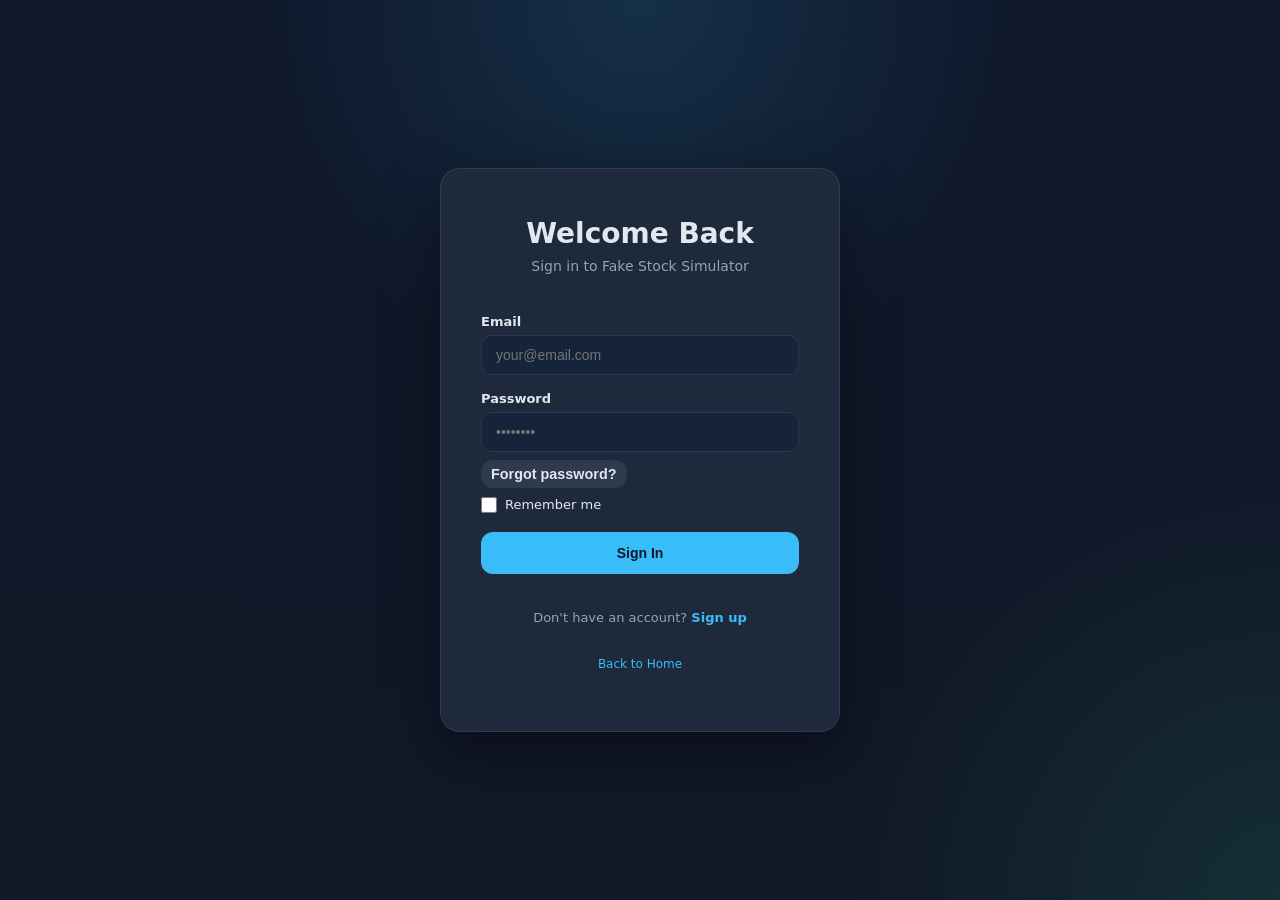
<file: index.html>
<!DOCTYPE html>
<html lang="en">
<head>
  <meta charset="UTF-8" />
  <meta name="viewport" content="width=device-width, initial-scale=1.0" />
  <title>Fake Stock Simulator</title>
  <link rel="stylesheet" href="styles.css" />
  <script>
    // Check if user is logged in (localStorage or sessionStorage)
    const logged = localStorage.getItem('userLoggedIn') || sessionStorage.getItem('userLoggedIn');
    if (!logged) {
      window.location.href = 'login.html';
    }
  </script>
</head>
<body>
  <div class="app-shell">
    <div id="marketClock" class="market-clock">
      <span class="market-clock-time">UTC --:--:--</span>
      <div class="market-clock-tooltip">
        <table>
          <tr><th colspan="2">Market Hours</th></tr>
          <tr><td>Opens:</td><td>05:00 UTC</td></tr>
          <tr><td>Closes:</td><td>22:00 UTC</td></tr>
        </table>
      </div>
    </div>
    <header>
      <h1>Fake Stock Simulator</h1>
      <p>Choose a page below to browse the market, trade stocks, create new companies, or review your portfolio.</p>
      <nav class="main-nav">
        <a href="market.html">Market</a>
        <a href="trade.html">Trade</a>
        <a href="create.html">Create Stock</a>
        <a href="portfolio.html">Portfolio</a>
        <a href="settings.html">Settings</a>
        <a href="#" id="logoutBtn" style="color: var(--danger);">Logout</a>
      </nav>
    </header>

    <section class="panel-grid">
      <div class="panel">
        <h2>Market Stocks</h2>
        <p>See current stock listings and price movement.</p>
      </div>
      <div class="panel">
        <h2>Trade</h2>
        <p>Buy and sell shares from the current market.</p>
      </div>
      <div class="panel">
        <h2>Create Stock</h2>
        <p>Add new fake stock tickers to the market.</p>
      </div>
      <div class="panel">
        <h2>Portfolio</h2>
        <p>Review your holdings and performance.</p>
      </div>
      <div class="panel">
        <h2>Settings</h2>
        <p>Reset the simulator and manage app options.</p>
      </div>
    </section>

    <footer>
      <p>Open one of the pages above to start trading.</p>
    </footer>
  </div>

  <script>
    // Logout button handler
    document.getElementById('logoutBtn').addEventListener('click', function(e) {
      e.preventDefault();
      localStorage.removeItem('userLoggedIn');
      localStorage.removeItem('loginProvider');
      window.location.href = 'login.html';
    });
  </script>
</body>
</html>
</file>
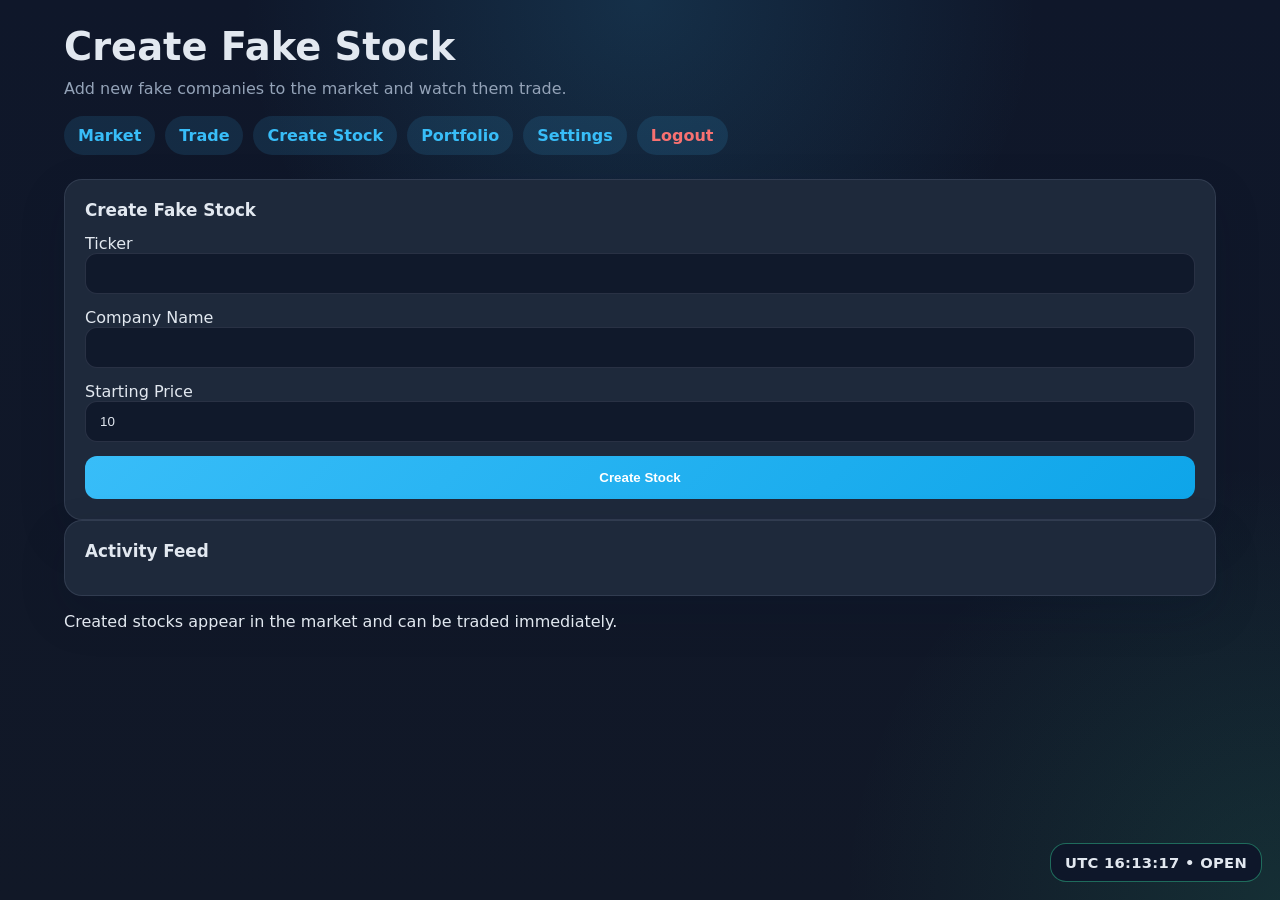
<file: create.html>
<!DOCTYPE html>
<html lang="en">
<head>
  <meta charset="UTF-8" />
  <meta name="viewport" content="width=device-width, initial-scale=1.0" />
  <title>Create Stock | Fake Stock Simulator</title>
  <link rel="stylesheet" href="styles.css" />
</head>
<body>
  <div class="app-shell">
    <div id="marketClock" class="market-clock">
      <span class="market-clock-time">UTC --:--:--</span>
      <div class="market-clock-tooltip">
        <table>
          <tr><th colspan="2">Market Hours</th></tr>
          <tr><td>Opens:</td><td>05:00 UTC</td></tr>
          <tr><td>Closes:</td><td>22:00 UTC</td></tr>
        </table>
      </div>
    </div>
    <header>
      <h1>Create Fake Stock</h1>
      <p>Add new fake companies to the market and watch them trade.</p>
      <nav class="main-nav">
        <a href="market.html">Market</a>
        <a href="trade.html">Trade</a>
        <a href="create.html">Create Stock</a>
        <a href="portfolio.html">Portfolio</a>
        <a href="settings.html">Settings</a>
        <a href="#" id="logoutBtn" style="color: var(--danger);">Logout</a>
      </nav>
    </header>

    <section class="panel">
      <h2>Create Fake Stock</h2>
      <form id="createForm">
        <label for="newTicker">Ticker</label>
        <input id="newTicker" maxlength="5" required />
        <label for="newName">Company Name</label>
        <input id="newName" maxlength="30" required />
        <label for="newPrice">Starting Price</label>
        <input id="newPrice" type="number" min="1" step="0.01" value="10" required />
        <button type="submit">Create Stock</button>
      </form>
    </section>

    <section class="panel">
      <h2>Activity Feed</h2>
      <div id="activityFeed" class="feed"></div>
    </section>

    <footer>
      <p>Created stocks appear in the market and can be traded immediately.</p>
    </footer>
  </div>
  <script src="script.js"></script>
  <script>
    const logoutBtn = document.getElementById('logoutBtn');
    if (logoutBtn) logoutBtn.addEventListener('click', function(e){
      e.preventDefault();
      localStorage.removeItem('userLoggedIn');
      localStorage.removeItem('loginProvider');
      localStorage.removeItem('userEmail');
      sessionStorage.removeItem('userLoggedIn');
      sessionStorage.removeItem('loginProvider');
      sessionStorage.removeItem('userEmail');
      window.location.href='login.html';
    });
  </script>
</body>
</html>
</file>
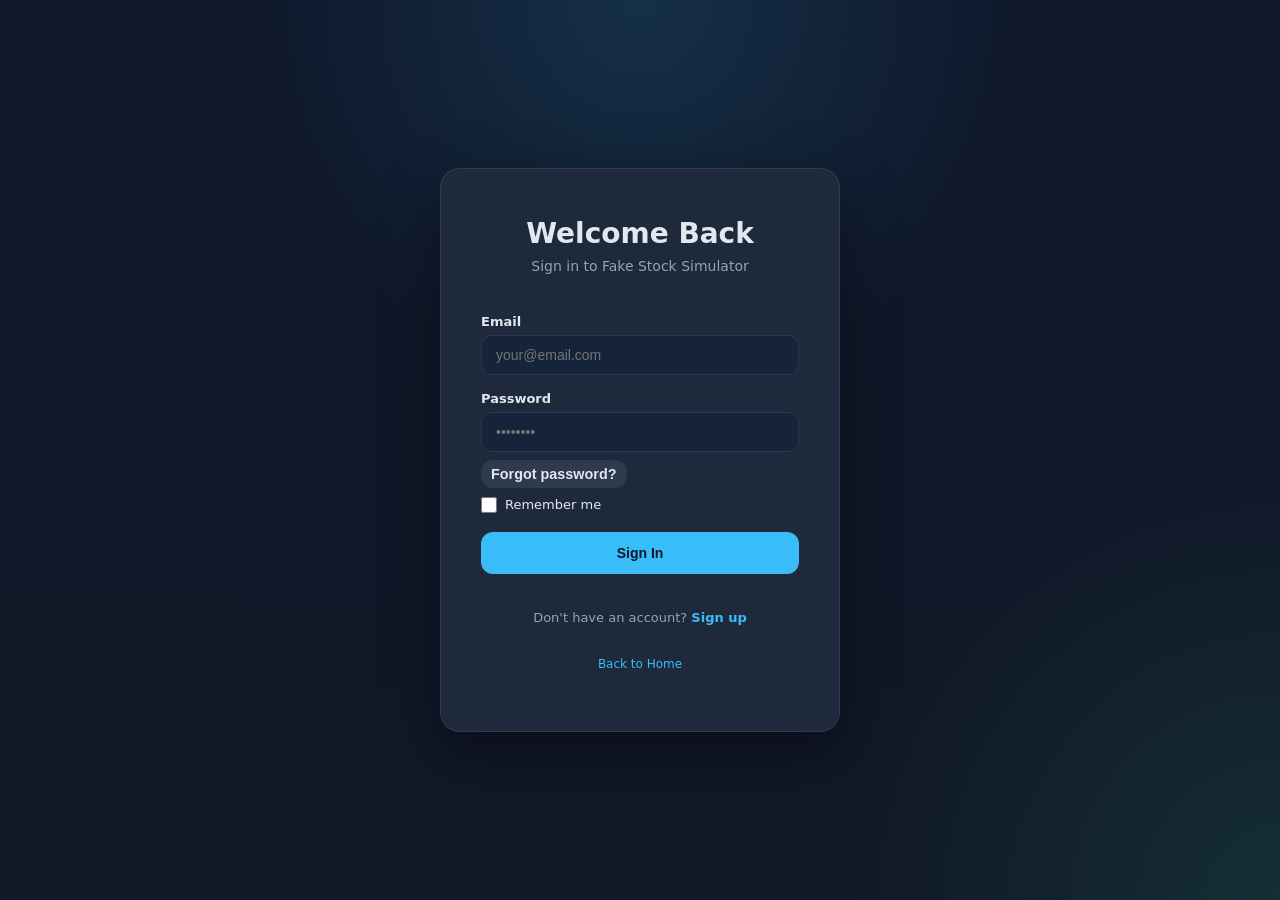
<file: login.html>
<!DOCTYPE html>
<html lang="en">
<head>
  <meta charset="UTF-8" />
  <meta name="viewport" content="width=device-width, initial-scale=1.0" />
  <title>Login - Fake Stock Simulator</title>
  <link rel="stylesheet" href="styles.css" />
  <style>
    .login-container {
      display: flex;
      justify-content: center;
      align-items: center;
      min-height: 100vh;
      padding: 20px;
    }

    .login-card {
      background: var(--panel);
      border: 1px solid var(--border);
      border-radius: 20px;
      padding: 48px 40px;
      max-width: 400px;
      width: 100%;
      box-shadow: 0 20px 60px rgba(0, 0, 0, 0.4);
    }

    .login-header {
      text-align: center;
      margin-bottom: 40px;
    }

    .login-header h1 {
      font-size: 28px;
      font-weight: 700;
      margin: 0 0 8px 0;
      color: var(--text);
    }

    .login-header p {
      color: var(--muted);
      font-size: 14px;
      margin: 0;
    }

    .login-divider {
      display: flex;
      align-items: center;
      gap: 12px;
      margin: 32px 0;
      color: var(--muted);
      font-size: 12px;
    }

    .login-divider::before,
    .login-divider::after {
      content: '';
      flex: 1;
      height: 1px;
      background: var(--border);
    }

    .oauth-buttons {
      display: flex;
      flex-direction: column;
      gap: 12px;
    }

    .oauth-btn {
      display: flex;
      align-items: center;
      justify-content: center;
      gap: 10px;
      padding: 14px 20px;
      border: 1px solid var(--border);
      border-radius: 12px;
      background: var(--panel-alt);
      color: var(--text);
      font-size: 14px;
      font-weight: 600;
      cursor: pointer;
      transition: all 0.2s ease;
      text-decoration: none;
    }

    .oauth-btn:hover {
      background: var(--panel);
      border-color: var(--accent);
      transform: translateY(-2px);
      box-shadow: 0 8px 20px rgba(56, 189, 248, 0.15);
    }

    .oauth-btn svg {
      width: 18px;
      height: 18px;
    }

    .oauth-btn.google:hover {
      border-color: #ea4335;
    }

    .oauth-btn.yahoo:hover {
      border-color: #7c2aef;
    }

    .oauth-btn.microsoft:hover {
      border-color: #00a4ef;
    }

    .login-footer {
      text-align: center;
      margin-top: 32px;
      color: var(--muted);
      font-size: 12px;
    }

    .login-footer a {
      color: var(--accent);
      text-decoration: none;
      transition: color 0.2s ease;
    }

    .login-footer a:hover {
      color: var(--text);
    }

    .form-group {
      margin-bottom: 16px;
    }

    .form-group label {
      display: block;
      margin-bottom: 6px;
      font-size: 13px;
      font-weight: 600;
      color: var(--text);
    }
    .form-group .checkbox-label {
      display: inline-flex;
      align-items: center;
      gap: 8px;
      font-weight: 500;
      margin-bottom: 0;
      color: var(--text);
    }
    .form-group .checkbox-label input[type="checkbox"] {
      width: 16px;
      height: 16px;
      margin: 0;
      transform: translateY(1px);
    }

    .form-group input {
      width: 100%;
      padding: 11px 14px;
      border: 1px solid var(--border);
      border-radius: 10px;
      background: var(--panel-alt);
      color: var(--text);
      font-size: 14px;
      transition: all 0.2s ease;
      box-sizing: border-box;
    }

    .form-group input:focus {
      outline: none;
      border-color: var(--accent);
      box-shadow: 0 0 8px rgba(56, 189, 248, 0.2);
    }

    .submit-btn {
      width: 100%;
      padding: 12px 20px;
      border: 1px solid var(--border);
      border-radius: 12px;
      background: var(--accent);
      color: var(--bg);
      font-size: 14px;
      font-weight: 600;
      cursor: pointer;
      transition: all 0.2s ease;
    }

    .submit-btn:hover {
      background: #38bdf8;
      box-shadow: 0 8px 20px rgba(56, 189, 248, 0.25);
      transform: translateY(-2px);
    }

    .error-message {
      color: var(--danger);
      font-size: 12px;
      margin-top: 4px;
      display: none;
    }

    .error-message.show {
      display: block;
    }

    .form-container {
      display: none;
    }

    .form-container.active {
      display: block;
    }

    .oauth-section {
      display: block;
    }

    .oauth-section.hidden {
      display: none;
    }

    .toggle-auth {
      text-align: center;
      margin-top: 24px;
      color: var(--muted);
      font-size: 13px;
    }

    .toggle-auth a {
      color: var(--accent);
      cursor: pointer;
      font-weight: 600;
    }
  </style>
</head>
<body>
  <div class="login-container">
    <div class="login-card">
      <div class="login-header">
        <h1 id="headerTitle">Welcome Back</h1>
        <p id="headerSubtitle">Sign in to Fake Stock Simulator</p>
      </div>

      <!-- Sign In Form -->
      <form id="signInForm" class="form-container active">
        <div class="form-group">
          <label for="signInEmail">Email</label>
          <input type="email" id="signInEmail" placeholder="your@email.com" required>
          <div class="error-message" id="signInEmailError"></div>
        </div>
        <div class="form-group">
          <label for="signInPassword">Password</label>
          <input type="password" id="signInPassword" placeholder="••••••••" required>
          <div class="error-message" id="signInPasswordError"></div>
        </div>
        <div class="form-group" style="text-align: right; margin-top: -8px; margin-bottom: 8px;">
          <button type="button" id="forgotPasswordBtn" class="secondary" style="width: auto; padding: 6px 10px; font-size: 0.9rem;">Forgot password?</button>
        </div>
        <div class="form-group">
          <label class="checkbox-label"><input type="checkbox" id="rememberMe"> Remember me</label>
        </div>
        <button type="submit" class="submit-btn">Sign In</button>
      </form>

      <!-- Sign Up Form -->
      <form id="signUpForm" class="form-container">
        <div class="form-group">
          <label for="signUpEmail">Email</label>
          <input type="email" id="signUpEmail" placeholder="your@email.com" required>
          <div class="error-message" id="signUpEmailError"></div>
        </div>
        <div class="form-group">
          <label for="signUpPassword">Password</label>
          <input type="password" id="signUpPassword" placeholder="••••••••" required>
          <div class="error-message" id="signUpPasswordError"></div>
        </div>
        <div class="form-group">
          <label for="signUpConfirm">Confirm Password</label>
          <input type="password" id="signUpConfirm" placeholder="••••••••" required>
          <div class="error-message" id="signUpConfirmError"></div>
        </div>
        <button type="submit" class="submit-btn">Create Account</button>
      </form>

      <!-- OAuth buttons removed — using email/password only -->
      <div style="height:12px"></div>

      <div class="toggle-auth">
        <span id="toggleText">Don't have an account? <a id="toggleLink">Sign up</a></span>
      </div>

      <div class="login-footer">
        <p style="margin-top: 8px;"><a href="index.html">Back to Home</a></p>
      </div>
    </div>
  </div>

  <script>
    document.addEventListener('DOMContentLoaded', function() {
      // Get elements
      const signInForm = document.getElementById('signInForm');
      const signUpForm = document.getElementById('signUpForm');
      const headerTitle = document.getElementById('headerTitle');
      const headerSubtitle = document.getElementById('headerSubtitle');
      const toggleText = document.getElementById('toggleText');
      const oauthDivider = document.getElementById('oauthDivider'); // may be null

      function attachToggle() {
        const toggleLink = document.getElementById('toggleLink');
        if (!toggleLink) return;
        toggleLink.addEventListener('click', function(e) {
          e.preventDefault();
          const isSignIn = signInForm.classList.contains('active');
          if (isSignIn) {
            // Switch to sign up
            signInForm.classList.remove('active');
            signUpForm.classList.add('active');
            headerTitle.textContent = 'Create Account';
            headerSubtitle.textContent = 'Join Fake Stock Simulator';
            if (oauthDivider) oauthDivider.textContent = 'SIGN UP WITH';
            toggleText.innerHTML = 'Already have an account? <a id="toggleLink" style="cursor: pointer; color: var(--accent); font-weight: 600;">Sign in</a>';
          } else {
            // Switch to sign in
            signInForm.classList.add('active');
            signUpForm.classList.remove('active');
            headerTitle.textContent = 'Welcome Back';
            headerSubtitle.textContent = 'Sign in to Fake Stock Simulator';
            if (oauthDivider) oauthDivider.textContent = 'SIGN IN WITH';
            toggleText.innerHTML = 'Don\'t have an account? <a id="toggleLink" style="cursor: pointer; color: var(--accent); font-weight: 600;">Sign up</a>';
          }
          // Re-attach to the newly created link
          attachToggle();
        });
      }

      attachToggle();

      // Sign in handler
      if (signInForm) {
        signInForm.addEventListener('submit', function(e) {
          e.preventDefault();
          const email = document.getElementById('signInEmail').value.trim();
          const password = document.getElementById('signInPassword').value;
          const remember = document.getElementById('rememberMe').checked;
          document.getElementById('signInEmailError').classList.remove('show');
          document.getElementById('signInPasswordError').classList.remove('show');
          let hasError = false;
          if (!email) {
            document.getElementById('signInEmailError').textContent = 'Email is required';
            document.getElementById('signInEmailError').classList.add('show');
            hasError = true;
          }
          if (!password) {
            document.getElementById('signInPasswordError').textContent = 'Password is required';
            document.getElementById('signInPasswordError').classList.add('show');
            hasError = true;
          }
          if (!hasError) {
            const accounts = JSON.parse(localStorage.getItem('accounts')) || [];
            const account = accounts.find(acc => acc.email === email && acc.password === password);
            if (account) {
              // store login in localStorage if remember checked, otherwise in sessionStorage
              if (remember) {
                localStorage.setItem('userLoggedIn', 'true');
                localStorage.setItem('loginProvider', 'email');
                localStorage.setItem('userEmail', email);
              } else {
                sessionStorage.setItem('userLoggedIn', 'true');
                sessionStorage.setItem('loginProvider', 'email');
                sessionStorage.setItem('userEmail', email);
              }
              window.location.href = 'index.html';
            } else {
              document.getElementById('signInPasswordError').textContent = 'Invalid email or password';
              document.getElementById('signInPasswordError').classList.add('show');
            }
          }
        });
      }

        // Forgot password handler - opens mailto: to the entered email
        const forgotBtn = document.getElementById('forgotPasswordBtn');
        if (forgotBtn) {
          forgotBtn.addEventListener('click', function() {
            const email = document.getElementById('signInEmail').value.trim();
            if (!email) {
              // If no email entered, show a friendly prompt
              alert('Please enter your email in the Email field so we can send a password reset request.');
              return;
            }
            const subject = encodeURIComponent('Password reset request');
            const body = encodeURIComponent('Hello,%0D%0A%0D%0AI would like to request a password reset for the account associated with this email: ' + email + '%0D%0A%0D%0AThanks.');
            // Open user's mail client with prefilled message without navigating away
            const a = document.createElement('a');
            a.href = `mailto:${email}?subject=${subject}&body=${body}`;
            a.target = '_blank';
            a.rel = 'noopener noreferrer';
            a.style.display = 'none';
            document.body.appendChild(a);
            a.click();
            setTimeout(() => a.remove(), 1000);
          });
        }

      // Sign up handler
      if (signUpForm) {
        signUpForm.addEventListener('submit', function(e) {
          e.preventDefault();
          const email = document.getElementById('signUpEmail').value.trim();
          const password = document.getElementById('signUpPassword').value;
          const confirmPassword = document.getElementById('signUpConfirm').value;
          document.getElementById('signUpEmailError').classList.remove('show');
          document.getElementById('signUpPasswordError').classList.remove('show');
          document.getElementById('signUpConfirmError').classList.remove('show');
          let hasError = false;
          if (!email) {
            document.getElementById('signUpEmailError').textContent = 'Email is required';
            document.getElementById('signUpEmailError').classList.add('show');
            hasError = true;
          }
          if (!password) {
            document.getElementById('signUpPasswordError').textContent = 'Password is required';
            document.getElementById('signUpPasswordError').classList.add('show');
            hasError = true;
          }
          if (password && password.length < 6) {
            document.getElementById('signUpPasswordError').textContent = 'Password must be at least 6 characters';
            document.getElementById('signUpPasswordError').classList.add('show');
            hasError = true;
          }
          if (password !== confirmPassword) {
            document.getElementById('signUpConfirmError').textContent = 'Passwords do not match';
            document.getElementById('signUpConfirmError').classList.add('show');
            hasError = true;
          }
          if (!hasError) {
            const accounts = JSON.parse(localStorage.getItem('accounts')) || [];
            if (accounts.find(acc => acc.email === email)) {
              document.getElementById('signUpEmailError').textContent = 'This email is already registered';
              document.getElementById('signUpEmailError').classList.add('show');
            } else {
              accounts.push({ email, password });
              localStorage.setItem('accounts', JSON.stringify(accounts));
              // by default sign-up will remember the user (store in localStorage)
              localStorage.setItem('userLoggedIn', 'true');
              localStorage.setItem('loginProvider', 'email');
              localStorage.setItem('userEmail', email);
              window.location.href = 'index.html';
            }
          }
        });
      }

      

      // OAuth handlers: removed simulated click handling so links navigate to providers.
      // To enable real OAuth, replace the placeholder client IDs in the link hrefs
      // with your registered client IDs and redirect URIs. The provider will
      // redirect back to your app's callback URL where you should handle the
      // OAuth code exchange on the server side.
    });
  </script>
</body>
</html>
</file>
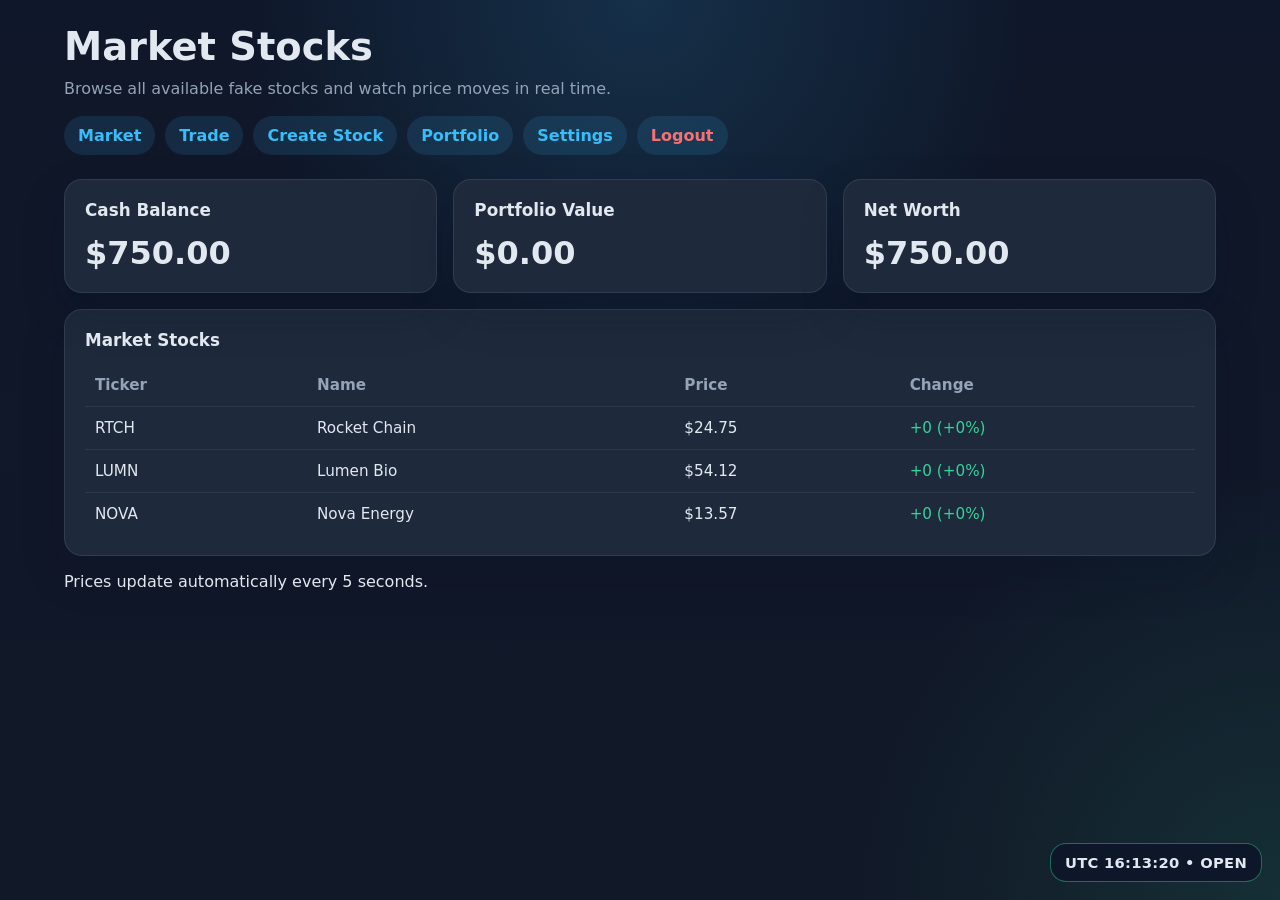
<file: market.html>
<!DOCTYPE html>
<html lang="en">
<head>
  <meta charset="UTF-8" />
  <meta name="viewport" content="width=device-width, initial-scale=1.0" />
  <title>Market Stocks | Fake Stock Simulator</title>
  <link rel="stylesheet" href="styles.css" />
</head>
<body>
  <div class="app-shell">
    <div id="marketClock" class="market-clock">
      <span class="market-clock-time">UTC --:--:--</span>
      <div class="market-clock-tooltip">
        <table>
          <tr><th colspan="2">Market Hours</th></tr>
          <tr><td>Opens:</td><td>05:00 UTC</td></tr>
          <tr><td>Closes:</td><td>22:00 UTC</td></tr>
        </table>
      </div>
    </div>
    <header>
      <h1>Market Stocks</h1>
      <p>Browse all available fake stocks and watch price moves in real time.</p>
      <nav class="main-nav">
        <a href="market.html">Market</a>
        <a href="trade.html">Trade</a>
        <a href="create.html">Create Stock</a>
        <a href="portfolio.html">Portfolio</a>
        <a href="settings.html">Settings</a>
        <a href="#" id="logoutBtn" style="color: var(--danger);">Logout</a>
      </nav>
    </header>

    <section class="top-panel">
      <div class="summary-card">
        <h2>Cash Balance</h2>
        <div id="cashBalance">$0.00</div>
      </div>
      <div class="summary-card">
        <h2>Portfolio Value</h2>
        <div id="portfolioValue">$0.00</div>
      </div>
      <div class="summary-card">
        <h2>Net Worth</h2>
        <div id="netWorth">$0.00</div>
      </div>
    </section>

    <section class="panel">
      <h2>Market Stocks</h2>
      <div class="table-scroll">
        <table id="stockTable">
          <thead>
            <tr>
              <th>Ticker</th>
              <th>Name</th>
              <th>Price</th>
              <th>Change</th>
            </tr>
          </thead>
          <tbody></tbody>
        </table>
      </div>
    </section>

    <footer>
      <p>Prices update automatically every 5 seconds.</p>
    </footer>
  </div>
  <script src="script.js"></script>
  <script>
    const logoutBtn = document.getElementById('logoutBtn');
    if (logoutBtn) logoutBtn.addEventListener('click', function(e){
      e.preventDefault();
      localStorage.removeItem('userLoggedIn');
      localStorage.removeItem('loginProvider');
      localStorage.removeItem('userEmail');
      sessionStorage.removeItem('userLoggedIn');
      sessionStorage.removeItem('loginProvider');
      sessionStorage.removeItem('userEmail');
      window.location.href='login.html';
    });
  </script>
</body>
</html>
</file>
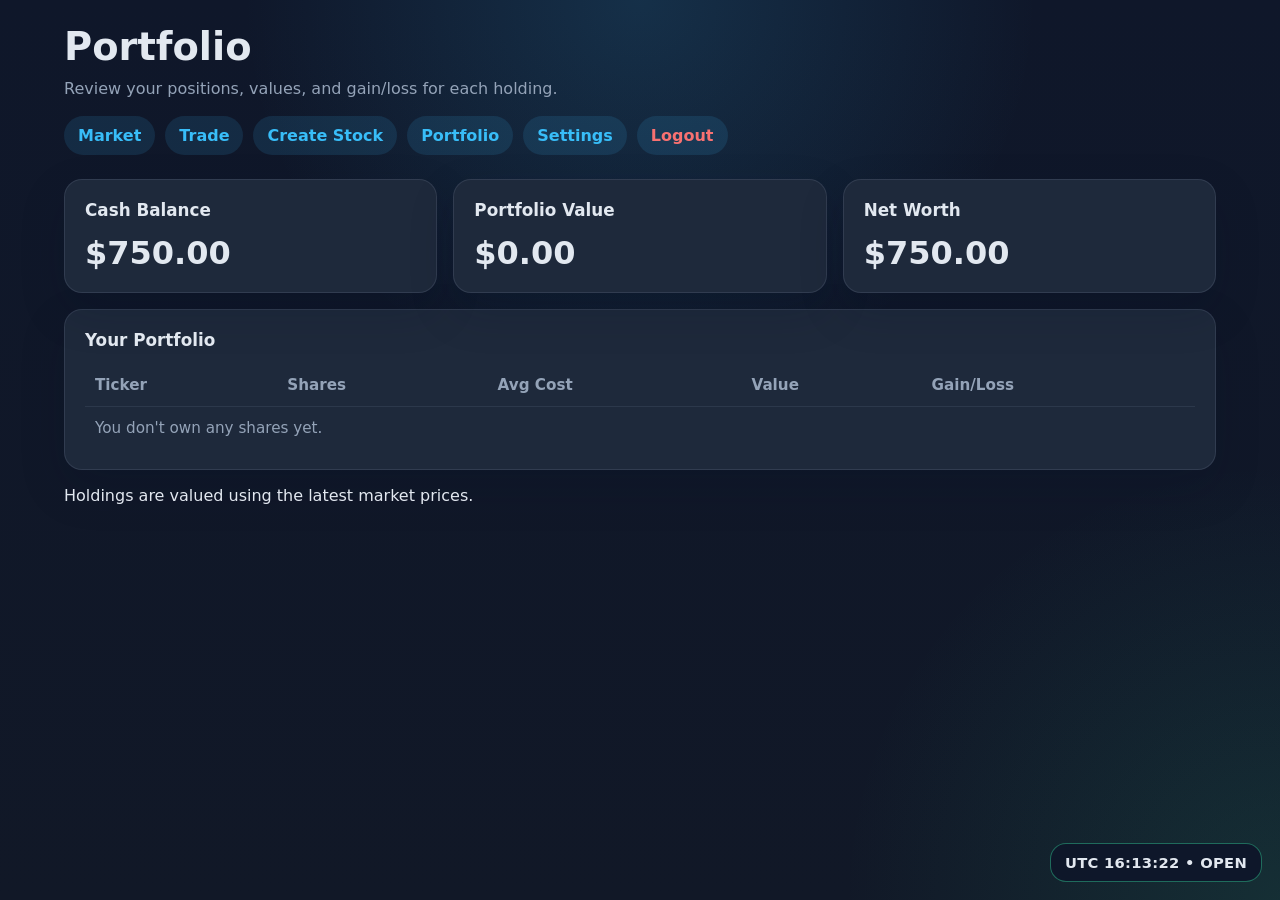
<file: portfolio.html>
<!DOCTYPE html>
<html lang="en">
<head>
  <meta charset="UTF-8" />
  <meta name="viewport" content="width=device-width, initial-scale=1.0" />
  <title>Portfolio | Fake Stock Simulator</title>
  <link rel="stylesheet" href="styles.css" />
</head>
<body>
  <div class="app-shell">
    <div id="marketClock" class="market-clock">
      <span class="market-clock-time">UTC --:--:--</span>
      <div class="market-clock-tooltip">
        <table>
          <tr><th colspan="2">Market Hours</th></tr>
          <tr><td>Opens:</td><td>05:00 UTC</td></tr>
          <tr><td>Closes:</td><td>22:00 UTC</td></tr>
        </table>
      </div>
    </div>
    <header>
      <h1>Portfolio</h1>
      <p>Review your positions, values, and gain/loss for each holding.</p>
      <nav class="main-nav">
        <a href="market.html">Market</a>
        <a href="trade.html">Trade</a>
        <a href="create.html">Create Stock</a>
        <a href="portfolio.html">Portfolio</a>
        <a href="settings.html">Settings</a>
        <a href="#" id="logoutBtn" style="color: var(--danger);">Logout</a>
      </nav>
    </header>

    <section class="top-panel">
      <div class="summary-card">
        <h2>Cash Balance</h2>
        <div id="cashBalance">$0.00</div>
      </div>
      <div class="summary-card">
        <h2>Portfolio Value</h2>
        <div id="portfolioValue">$0.00</div>
      </div>
      <div class="summary-card">
        <h2>Net Worth</h2>
        <div id="netWorth">$0.00</div>
      </div>
    </section>

    <section class="panel">
      <h2>Your Portfolio</h2>
      <div class="table-scroll">
        <table id="portfolioTable">
          <thead>
            <tr>
              <th>Ticker</th>
              <th>Shares</th>
              <th>Avg Cost</th>
              <th>Value</th>
              <th>Gain/Loss</th>
            </tr>
          </thead>
          <tbody></tbody>
        </table>
      </div>
    </section>

    <footer>
      <p>Holdings are valued using the latest market prices.</p>
    </footer>
  </div>
  <script src="script.js"></script>
  <script>
    const logoutBtn = document.getElementById('logoutBtn');
    if (logoutBtn) logoutBtn.addEventListener('click', function(e){
      e.preventDefault();
      localStorage.removeItem('userLoggedIn');
      localStorage.removeItem('loginProvider');
      localStorage.removeItem('userEmail');
      sessionStorage.removeItem('userLoggedIn');
      sessionStorage.removeItem('loginProvider');
      sessionStorage.removeItem('userEmail');
      window.location.href='login.html';
    });
  </script>
</body>
</html>
</file>
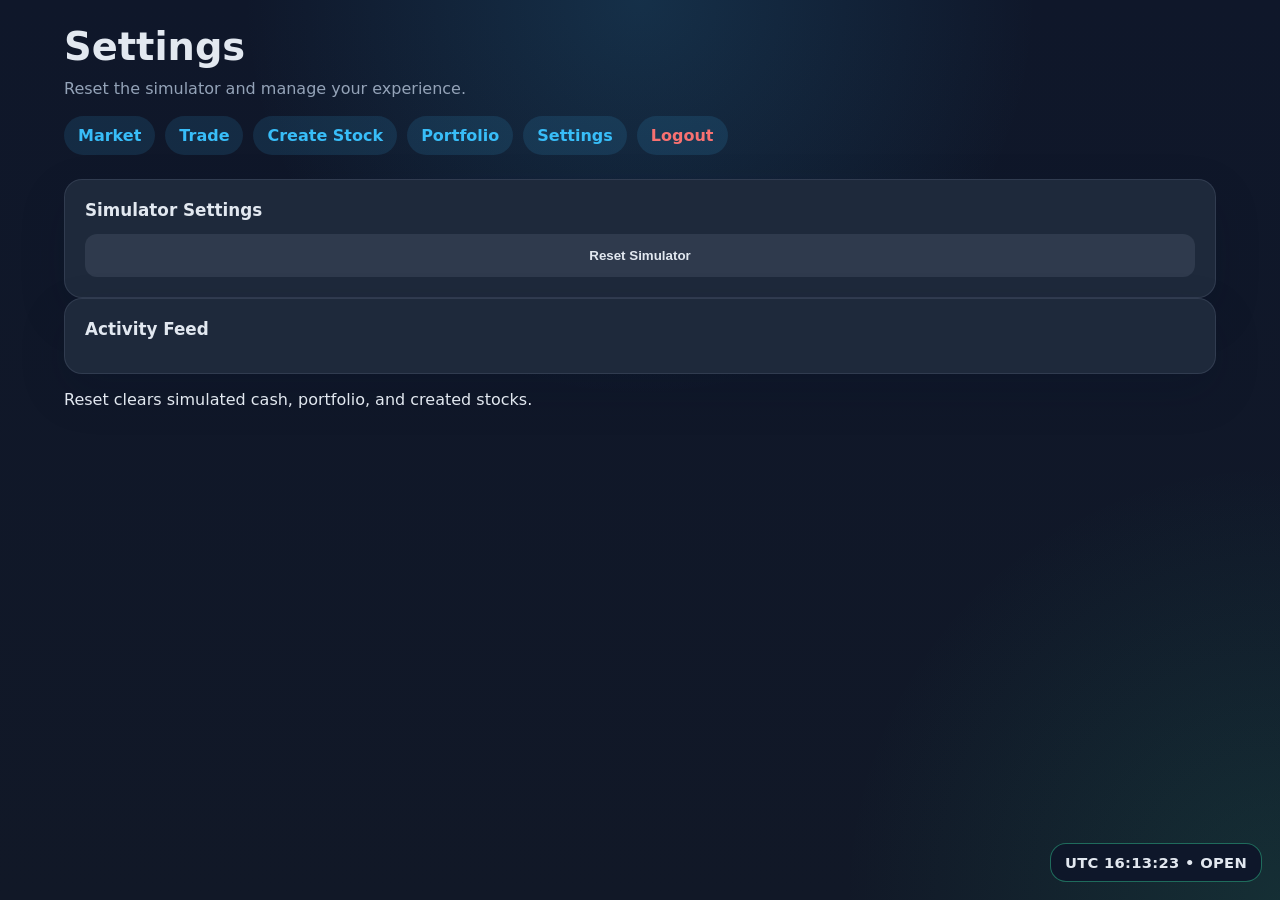
<file: settings.html>
<!DOCTYPE html>
<html lang="en">
<head>
  <meta charset="UTF-8" />
  <meta name="viewport" content="width=device-width, initial-scale=1.0" />
  <title>Settings | Fake Stock Simulator</title>
  <link rel="stylesheet" href="styles.css" />
</head>
<body>
  <div class="app-shell">
    <div id="marketClock" class="market-clock">
      <span class="market-clock-time">UTC --:--:--</span>
      <div class="market-clock-tooltip">
        <table>
          <tr><th colspan="2">Market Hours</th></tr>
          <tr><td>Opens:</td><td>05:00 UTC</td></tr>
          <tr><td>Closes:</td><td>22:00 UTC</td></tr>
        </table>
      </div>
    </div>
    <header>
      <h1>Settings</h1>
      <p>Reset the simulator and manage your experience.</p>
      <nav class="main-nav">
        <a href="market.html">Market</a>
        <a href="trade.html">Trade</a>
        <a href="create.html">Create Stock</a>
        <a href="portfolio.html">Portfolio</a>
        <a href="settings.html">Settings</a>
        <a href="#" id="logoutBtn" style="color: var(--danger);">Logout</a>
      </nav>
    </header>

    <section class="panel">
      <h2>Simulator Settings</h2>
      <button id="resetButton" class="secondary">Reset Simulator</button>
    </section>

    <section class="panel">
      <h2>Activity Feed</h2>
      <div id="activityFeed" class="feed"></div>
    </section>

    <footer>
      <p>Reset clears simulated cash, portfolio, and created stocks.</p>
    </footer>
  </div>
  <script src="script.js"></script>
  <script>
    const logoutBtn = document.getElementById('logoutBtn');
    if (logoutBtn) logoutBtn.addEventListener('click', function(e){
      e.preventDefault();
      localStorage.removeItem('userLoggedIn');
      localStorage.removeItem('loginProvider');
      localStorage.removeItem('userEmail');
      sessionStorage.removeItem('userLoggedIn');
      sessionStorage.removeItem('loginProvider');
      sessionStorage.removeItem('userEmail');
      window.location.href='login.html';
    });
  </script>
</body>
</html>
</file>
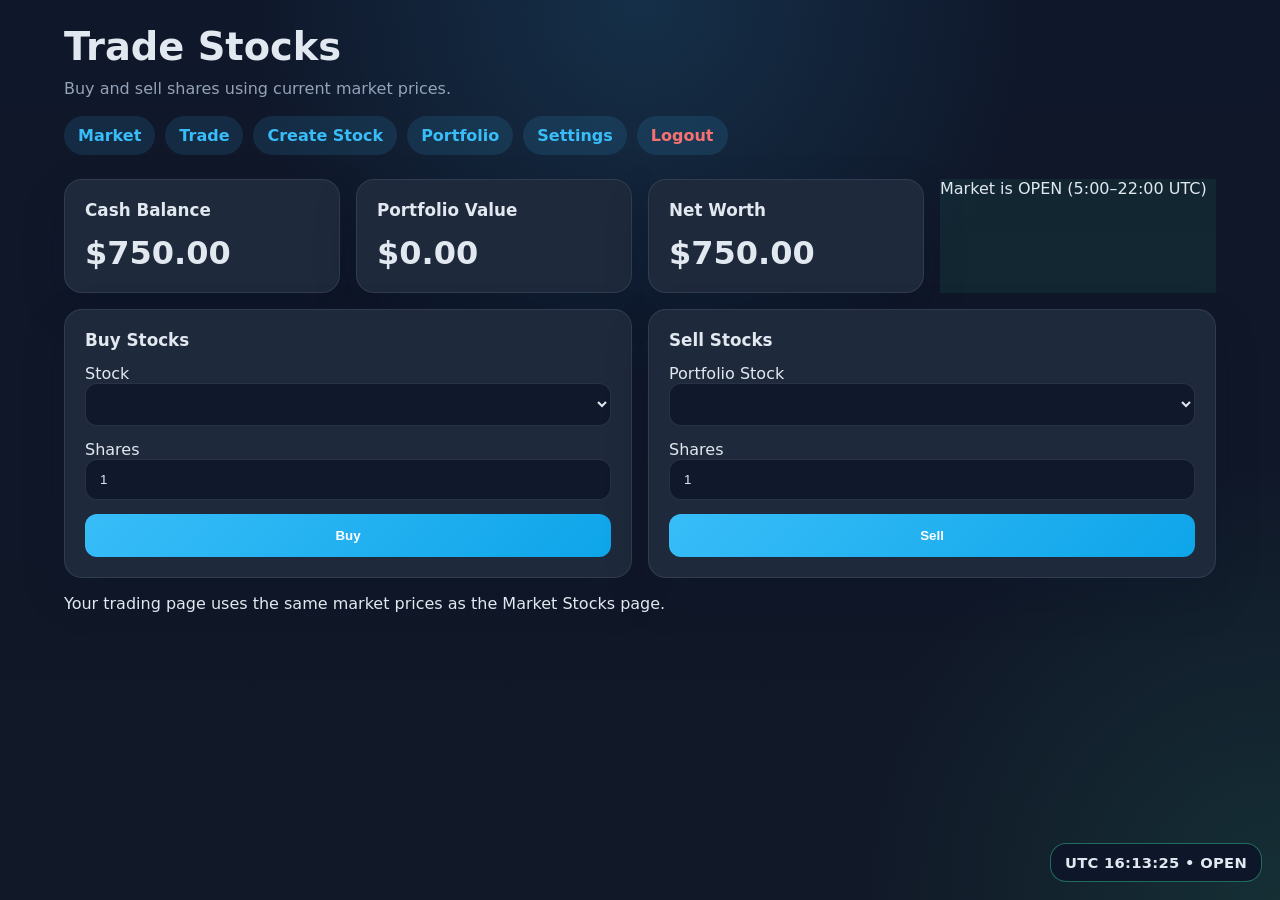
<file: trade.html>
<!DOCTYPE html>
<html lang="en">
<head>
  <meta charset="UTF-8" />
  <meta name="viewport" content="width=device-width, initial-scale=1.0" />
  <title>Trade Stocks | Fake Stock Simulator</title>
  <link rel="stylesheet" href="styles.css" />
</head>
<body>
  <div class="app-shell">
    <div id="marketClock" class="market-clock">
      <span class="market-clock-time">UTC --:--:--</span>
      <div class="market-clock-tooltip">
        <table>
          <tr><th colspan="2">Market Hours</th></tr>
          <tr><td>Opens:</td><td>05:00 UTC</td></tr>
          <tr><td>Closes:</td><td>22:00 UTC</td></tr>
        </table>
      </div>
    </div>
    <header>
      <h1>Trade Stocks</h1>
      <p>Buy and sell shares using current market prices.</p>
      <nav class="main-nav">
        <a href="market.html">Market</a>
        <a href="trade.html">Trade</a>
        <a href="create.html">Create Stock</a>
        <a href="portfolio.html">Portfolio</a>
        <a href="settings.html">Settings</a>
        <a href="#" id="logoutBtn" style="color: var(--danger);">Logout</a>
      </nav>
    </header>

    <section class="top-panel">
      <div class="summary-card">
        <h2>Cash Balance</h2>
        <div id="cashBalance">$0.00</div>
      </div>
      <div class="summary-card">
        <h2>Portfolio Value</h2>
        <div id="portfolioValue">$0.00</div>
      </div>
      <div class="summary-card">
        <h2>Net Worth</h2>
        <div id="netWorth">$0.00</div>
      </div>
      <div class="summary-card market-status-card" id="marketStatus">Loading market status...</div>
    </section>

    <section class="panel-grid">
      <div class="panel form-panel">
        <h2>Buy Stocks</h2>
        <form id="buyForm">
          <label for="buyTicker">Stock</label>
          <select id="buyTicker"></select>
          <label for="buyShares">Shares</label>
          <input id="buyShares" type="number" min="1" value="1" required />
          <button type="submit">Buy</button>
        </form>
      </div>
      <div class="panel form-panel">
        <h2>Sell Stocks</h2>
        <form id="sellForm">
          <label for="sellTicker">Portfolio Stock</label>
          <select id="sellTicker"></select>
          <label for="sellShares">Shares</label>
          <input id="sellShares" type="number" min="1" value="1" required />
          <button type="submit">Sell</button>
        </form>
      </div>
    </section>

    <footer>
      <p>Your trading page uses the same market prices as the Market Stocks page.</p>
    </footer>
  </div>
  <script src="script.js"></script>
  <script>
    const logoutBtn = document.getElementById('logoutBtn');
    if (logoutBtn) logoutBtn.addEventListener('click', function(e){
      e.preventDefault();
      localStorage.removeItem('userLoggedIn');
      localStorage.removeItem('loginProvider');
      localStorage.removeItem('userEmail');
      sessionStorage.removeItem('userLoggedIn');
      sessionStorage.removeItem('loginProvider');
      sessionStorage.removeItem('userEmail');
      window.location.href='login.html';
    });
  </script>
</body>
</html>
</file>
<file: styles.css>
:root {
  --bg: #121827;
  --panel: #1e293b;
  --panel-alt: #15233b;
  --text: #e2e8f0;
  --muted: #94a3b8;
  --accent: #38bdf8;
  --success: #34d399;
  --danger: #f87171;
  --border: rgba(148, 163, 184, 0.16);
}

* {
  box-sizing: border-box;
}

body {
  margin: 0;
  min-height: 100vh;
  font-family: Inter, system-ui, sans-serif;
  color: var(--text);
  background: radial-gradient(circle at top, rgba(56, 189, 248, 0.15), transparent 36%),
    radial-gradient(circle at bottom right, rgba(52, 211, 153, 0.12), transparent 28%),
    linear-gradient(180deg, #0f172a 0%, #111827 100%);
}

.app-shell {
  max-width: 1200px;
  margin: 0 auto;
  padding: 24px;
  position: relative;
}

.market-clock {
  position: fixed;
  right: 18px;
  bottom: 18px;
  padding: 10px 14px;
  border-radius: 16px;
  font-size: 0.92rem;
  font-weight: 700;
  letter-spacing: 0.02em;
  background: rgba(15, 23, 42, 0.96);
  border: 1px solid rgba(148, 163, 184, 0.24);
  color: var(--text);
  z-index: 9999;
  cursor: pointer;
  transition: all 0.2s ease;
  overflow: visible;
}

.market-clock:hover {
  border-color: rgba(52, 211, 153, 0.6);
  box-shadow: 0 0 12px rgba(52, 211, 153, 0.25);
}

.market-clock.open {
  border-color: rgba(52, 211, 153, 0.45);
}

.market-clock.closed {
  border-color: rgba(248, 113, 113, 0.35);
}

.market-clock-tooltip {
  display: none;
  position: absolute;
  bottom: 100%;
  right: 0;
  margin-bottom: 8px;
  background: var(--panel);
  border: 1px solid rgba(52, 211, 153, 0.5);
  border-bottom: 2px solid rgba(52, 211, 153, 0.7);
  border-radius: 16px;
  padding: 16px;
  min-width: 240px;
  box-shadow: 0 18px 45px rgba(52, 211, 153, 0.15);
  z-index: 10000;
  white-space: nowrap;
  pointer-events: auto;
}

/* Responsive adjustments: center on small screens and allow tooltip wrapping */
@media (max-width: 640px) {
  .market-clock {
    right: 50%;
    left: auto;
    transform: translateX(50%);
    bottom: 12px;
    padding: 8px 12px;
    font-size: 0.88rem;
  }
  .market-clock-tooltip {
    right: 50%;
    left: auto;
    transform: translateX(50%);
    bottom: calc(100% + 8px);
    white-space: normal;
    min-width: 200px;
    max-width: calc(100vw - 40px);
    box-sizing: border-box;
  }
}

@media (min-width: 641px) and (max-width: 1000px) {
  /* Slightly adjust placement on medium screens */
  .market-clock {
    right: 14px;
    bottom: 14px;
    font-size: 0.9rem;
  }
  .market-clock-tooltip {
    min-width: 220px;
  }
}

.market-clock:hover .market-clock-tooltip {
  display: block;
}

.market-clock-tooltip table {
  width: 100%;
  border-collapse: collapse;
  min-width: auto;
  font-size: 0.9rem;
}

.market-clock-tooltip th,
.market-clock-tooltip td {
  padding: 8px 0;
  text-align: left;
  border: none;
}

.market-clock-tooltip th {
  color: var(--muted);
  font-weight: 600;
  padding-bottom: 10px;
  border-bottom: 1px solid rgba(148, 163, 184, 0.12);
}

.market-clock-tooltip td {
  color: var(--text);
}

.market-clock-tooltip td:first-child {
  padding-right: 16px;
}

header {
  margin-bottom: 24px;
}

header h1 {
  margin: 0;
  font-size: clamp(2rem, 3vw, 3rem);
}

header p {
  margin: 10px 0 0;
  color: var(--muted);
}

.main-nav {
  display: flex;
  flex-wrap: wrap;
  gap: 10px;
  margin-top: 18px;
}

.main-nav a {
  display: inline-flex;
  align-items: center;
  justify-content: center;
  padding: 10px 14px;
  border-radius: 999px;
  background: rgba(56, 189, 248, 0.12);
  color: var(--accent);
  text-decoration: none;
  font-weight: 600;
  transition: background 0.2s ease;
}

.main-nav a:hover {
  background: rgba(56, 189, 248, 0.2);
}

.top-panel,
.panel-grid {
  display: grid;
  gap: 16px;
}

.top-panel {
  grid-template-columns: repeat(auto-fit, minmax(200px, 1fr));
  margin-bottom: 16px;
}

.panel-grid {
  grid-template-columns: repeat(auto-fit, minmax(280px, 1fr));
  margin-bottom: 16px;
}

.panel,
.summary-card {
  background: var(--panel);
  border: 1px solid var(--border);
  border-radius: 18px;
  padding: 20px;
  box-shadow: 0 18px 45px rgba(7, 16, 40, 0.18);
}

.summary-card h2,
.panel h2 {
  margin: 0 0 14px;
  font-size: 1.05rem;
}

.summary-card div {
  font-size: 2rem;
  font-weight: 700;
}

.market-status-card {
  display: flex;
  align-items: center;
  justify-content: center;
  text-align: center;
  min-height: 102px;
  font-size: 0.95rem;
  color: var(--text);
}

.market-open {
  border-color: rgba(52, 211, 153, 0.35);
  background: rgba(52, 211, 153, 0.08);
}

.market-closed {
  border-color: rgba(248, 113, 113, 0.25);
  background: rgba(248, 113, 113, 0.08);
}

.table-scroll {
  overflow-x: auto;
}

table {
  width: 100%;
  border-collapse: collapse;
  min-width: 600px;
}

thead th {
  text-align: left;
  padding: 12px 10px;
  font-size: 0.95rem;
  color: var(--muted);
}

tbody tr {
  border-top: 1px solid rgba(148, 163, 184, 0.12);
}

td {
  padding: 12px 10px;
  font-size: 0.95rem;
}

button,
input,
select {
  width: 100%;
  display: block;
  border-radius: 12px;
}

select,
input {
  border: 1px solid rgba(148, 163, 184, 0.18);
  background: rgba(15, 23, 42, 0.88);
  color: var(--text);
  padding: 12px 14px;
  margin-bottom: 14px;
}

button {
  border: none;
  background: linear-gradient(135deg, #38bdf8, #0ea5e9);
  color: #fff;
  font-weight: 700;
  padding: 14px 18px;
  cursor: pointer;
  transition: transform 0.2s ease, filter 0.2s ease;
}

button:hover {
  filter: brightness(1.05);
  transform: translateY(-1px);
}

button.secondary {
  margin-top: 8px;
  background: rgba(148, 163, 184, 0.14);
  color: var(--text);
}

.feed {
  display: grid;
  gap: 12px;
  max-height: 260px;
  overflow-y: auto;
  padding-right: 4px;
}

.feed-item {
  background: var(--panel-alt);
  border: 1px solid rgba(148, 163, 184, 0.1);
  border-radius: 14px;
  padding: 14px;
  color: var(--text);
}

.feed-item time {
  display: block;
  margin-top: 6px;
  color: var(--muted);
  font-size: 0.85rem;
}

.price-up {
  color: var(--success);
}

.price-down {
  color: var(--danger);
}

@media (max-width: 820px) {
  .panel,
  .summary-card {
    border-radius: 16px;
  }
}

/* Global responsive adjustments */
@media (max-width: 1000px) {
  .app-shell {
    padding: 16px;
  }
  .panel-grid {
    grid-template-columns: 1fr;
    gap: 12px;
  }
  .top-panel {
    grid-template-columns: 1fr 1fr;
  }
  header h1 {
    font-size: clamp(1.4rem, 4vw, 2.2rem);
  }
  .main-nav {
    gap: 8px;
  }
}

@media (max-width: 640px) {
  .app-shell {
    padding: 12px;
  }
  .top-panel {
    grid-template-columns: 1fr;
  }
  .panel,
  .summary-card {
    padding: 12px;
  }
  .market-clock {
    right: 50%;
    transform: translateX(50%);
  }
  table {
    min-width: 0;
    font-size: 0.92rem;
  }
  thead th,
  td {
    padding: 8px 6px;
  }
  .feed {
    max-height: 200px;
  }
  /* Reduce button padding on small screens */
  button {
    padding: 10px 12px;
  }
}

/* Ensure modals/tooltips don't overflow on small viewports */
@media (max-width: 420px) {
  .market-clock-tooltip {
    min-width: 160px;
    max-width: calc(100vw - 24px);
    padding: 10px;
  }
}
</file>
